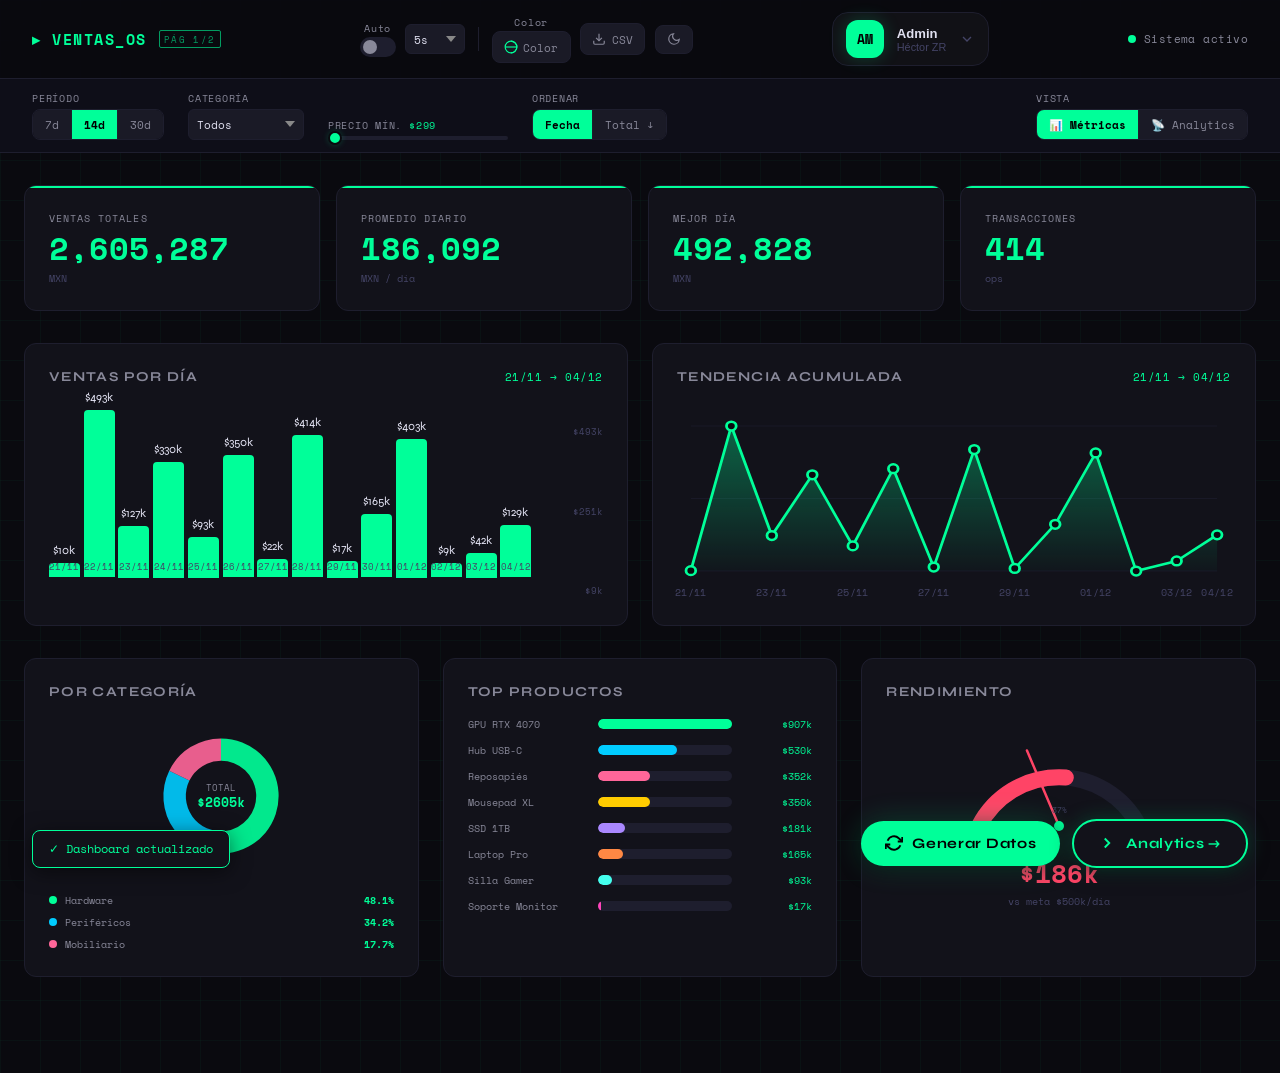
<file: index.html>
<!--
git add .
git commit -m "Descripción de cambios"
git push
-->
<!DOCTYPE html>
<html lang="es" data-theme="dark">
<head>
  <meta charset="UTF-8" />
  <meta name="viewport" content="width=device-width, initial-scale=1.0" />
  <title>Dashboard Ventas — Métricas</title>
  <link href="https://fonts.googleapis.com/css2?family=Space+Mono:wght@400;700&family=Syne:wght@400;700;800&display=swap" rel="stylesheet" />
  <link rel="stylesheet" href="styles.css" />
  <style>
    .fab-nav {
      background: var(--surface);
      color: var(--accent);
      border: 2px solid var(--accent);
      box-shadow: 0 0 20px var(--accent-dim), 0 4px 20px var(--shadow);
    }
    .fab-nav:hover {
      background: var(--accent-dim);
      box-shadow: 0 0 40px var(--accent-dim), 0 8px 30px var(--shadow);
    }
    .page-indicator { display: flex; align-items: center; gap: 0.5rem; margin-left: auto; }
    .fab-container  { display: flex; gap: 0.75rem; align-items: center; }
  </style>
</head>
<body>

  <header class="header">
    <div class="header-left">
      <span class="logo">▸ VENTAS_OS</span>
      <span class="badge">PÁG 1/2</span>
    </div>

    <div class="header-controls">
      <div class="ctrl-group">
        <span class="ctrl-label">Auto</span>
        <button class="toggle-btn" id="btn-auto" onclick="toggleAuto()" title="Auto-refresco">
          <span class="toggle-track"><span class="toggle-thumb"></span></span>
        </button>
      </div>

      <select class="ctrl-select" id="select-intervalo" title="Intervalo">
        <option value="3000">3s</option>
        <option value="5000" selected>5s</option>
        <option value="10000">10s</option>
      </select>

      <div class="ctrl-separator"></div>

      <div class="ctrl-group">
        <span class="ctrl-label">Color</span>
        <button class="icon-btn" onclick="toggleColorPicker()" title="Color del tema" id="btn-color">
          <svg viewBox="0 0 24 24" fill="none" stroke="currentColor" stroke-width="2">
            <circle cx="12" cy="12" r="10"/>
            <path d="M12 2a10 10 0 0 1 0 20"/><path d="M2 12h20"/>
          </svg>
          <span>Color</span>
        </button>
      </div>

      <div class="color-panel" id="color-panel">
        <div class="color-panel-title">Gama de color</div>
        <div class="color-swatches">
          <button class="swatch active" data-color="#00ff99" data-dim="#00ff9933" style="background:#00ff99" title="Verde neón" onclick="aplicarColor('#00ff99','#00ff9933',this)"></button>
          <button class="swatch" data-color="#00ccff" data-dim="#00ccff33" style="background:#00ccff" title="Cian" onclick="aplicarColor('#00ccff','#00ccff33',this)"></button>
          <button class="swatch" data-color="#ff4488" data-dim="#ff448833" style="background:#ff4488" title="Rosa" onclick="aplicarColor('#ff4488','#ff448833',this)"></button>
          <button class="swatch" data-color="#ffcc00" data-dim="#ffcc0033" style="background:#ffcc00" title="Amarillo" onclick="aplicarColor('#ffcc00','#ffcc0033',this)"></button>
          <button class="swatch" data-color="#aa88ff" data-dim="#aa88ff33" style="background:#aa88ff" title="Violeta" onclick="aplicarColor('#aa88ff','#aa88ff33',this)"></button>
          <button class="swatch" data-color="#ff8844" data-dim="#ff884433" style="background:#ff8844" title="Naranja" onclick="aplicarColor('#ff8844','#ff884433',this)"></button>
          <button class="swatch" data-color="#44ffdd" data-dim="#44ffdd33" style="background:#44ffdd" title="Turquesa" onclick="aplicarColor('#44ffdd','#44ffdd33',this)"></button>
          <button class="swatch" data-color="#ff6666" data-dim="#ff666633" style="background:#ff6666" title="Rojo" onclick="aplicarColor('#ff6666','#ff666633',this)"></button>
        </div>
        <div class="color-custom-row">
          <label class="filter-label">Personalizado</label>
          <input type="color" id="custom-color" value="#00ff99" class="color-input-native" oninput="aplicarColorPersonalizado(this.value)" />
        </div>
        <div class="color-panel-preview">
          <span class="preview-dot" id="preview-dot"></span>
          <span class="preview-hex" id="preview-hex">#00ff99</span>
        </div>
      </div>

      <button class="icon-btn" onclick="exportarCSV()" title="Exportar CSV">
        <svg viewBox="0 0 24 24" fill="none" stroke="currentColor" stroke-width="2">
          <path d="M21 15v4a2 2 0 0 1-2 2H5a2 2 0 0 1-2-2v-4"/>
          <polyline points="7 10 12 15 17 10"/>
          <line x1="12" y1="15" x2="12" y2="3"/>
        </svg>
        <span>CSV</span>
      </button>

      <button class="icon-btn theme-btn" id="btn-theme" onclick="toggleTheme()" title="Cambiar tema">
        <svg class="icon-sun" viewBox="0 0 24 24" fill="none" stroke="currentColor" stroke-width="2">
          <circle cx="12" cy="12" r="5"/>
          <line x1="12" y1="1" x2="12" y2="3"/><line x1="12" y1="21" x2="12" y2="23"/>
          <line x1="4.22" y1="4.22" x2="5.64" y2="5.64"/><line x1="18.36" y1="18.36" x2="19.78" y2="19.78"/>
          <line x1="1" y1="12" x2="3" y2="12"/><line x1="21" y1="12" x2="23" y2="12"/>
          <line x1="4.22" y1="19.78" x2="5.64" y2="18.36"/><line x1="18.36" y1="5.64" x2="19.78" y2="4.22"/>
        </svg>
        <svg class="icon-moon" viewBox="0 0 24 24" fill="none" stroke="currentColor" stroke-width="2">
          <path d="M21 12.79A9 9 0 1 1 11.21 3 7 7 0 0 0 21 12.79z"/>
        </svg>
      </button>
    </div>

    <div class="user-panel">
      <button class="user-btn" onclick="toggleUserMenu()">
        <div class="user-avatar">AM</div>
        <div class="user-meta">
          <span class="user-name">Admin</span>
          <span class="user-role">Héctor ZR</span>
        </div>
        <svg class="user-arrow" viewBox="0 0 24 24" fill="none" stroke="currentColor" stroke-width="2">
          <polyline points="6 9 12 15 18 9"/>
        </svg>
      </button>
      <div class="user-dropdown" id="user-dropdown">
        <div class="dropdown-header">
          <div class="dropdown-avatar">AM</div>
          <div class="dropdown-user-info">
            <span class="dropdown-name">HectorzataraiN</span>
            <span class="dropdown-email">admin@ventas-os.ai</span>
          </div>
        </div>
        <div class="dropdown-divider"></div>
        <div class="dropdown-item"><span>🛡</span><span>Permisos: Root Access</span></div>
        <div class="dropdown-item"><span>📊</span><span>Analytics Enabled</span></div>
        <div class="dropdown-item"><span>🤖</span><span>AI Forecast Active</span></div>
        <div class="dropdown-item"><span>🟢</span><span>Sistema Operativo</span></div>
      </div>
    </div>

    <div class="header-right">
      <span class="status-dot" id="status-dot"></span>
      <span class="status-text" id="status-text">Sistema activo</span>
    </div>
  </header>

  <div class="filter-bar">
    <div class="filter-group">
      <label class="filter-label">Período</label>
      <div class="btn-group" id="grupo-periodo">
        <button class="grp-btn"        data-dias="7"  onclick="setPeriodo(7)">7d</button>
        <button class="grp-btn active" data-dias="14" onclick="setPeriodo(14)">14d</button>
        <button class="grp-btn"        data-dias="30" onclick="setPeriodo(30)">30d</button>
      </div>
    </div>
    <div class="filter-group">
      <label class="filter-label">Categoría</label>
      <select class="ctrl-select" id="select-categoria" onchange="estado.categoria=this.value; generarDatos()">
        <option value="todos">Todos</option>
        <option value="hardware">Hardware</option>
        <option value="perifericos">Periféricos</option>
        <option value="mobiliario">Mobiliario</option>
      </select>
    </div>
    <div class="filter-group range-group">
      <label class="filter-label">
        Precio mín. <span id="label-precio" class="accent-text">$299</span>
      </label>
      <input type="range" class="range-input" id="range-precio"
        min="299" max="10000" step="100" value="299"
        oninput="actualizarLabelPrecio(this.value)" />
    </div>
    <div class="filter-group">
      <label class="filter-label">Ordenar</label>
      <div class="btn-group">
        <button class="grp-btn active" id="sort-fecha" onclick="setOrden('fecha')">Fecha</button>
        <button class="grp-btn"        id="sort-total" onclick="setOrden('total')">Total ↓</button>
      </div>
    </div>
    <div class="page-indicator">
      <div class="filter-group">
        <label class="filter-label">Vista</label>
        <div class="btn-group">
          <button class="grp-btn active">📊 Métricas</button>
          <button class="grp-btn" onclick="window.location.href='analytics.html'">📡 Analytics</button>
        </div>
      </div>
    </div>
  </div>

  <main class="main">

    <section class="kpi-grid">
      <div class="kpi-card" id="kpi-total">
        <span class="kpi-label">Ventas Totales</span>
        <span class="kpi-value" id="val-total">—</span>
        <span class="kpi-unit">MXN</span>
      </div>
      <div class="kpi-card" id="kpi-promedio">
        <span class="kpi-label">Promedio Diario</span>
        <span class="kpi-value" id="val-promedio">—</span>
        <span class="kpi-unit">MXN / día</span>
      </div>
      <div class="kpi-card" id="kpi-max">
        <span class="kpi-label">Mejor Día</span>
        <span class="kpi-value" id="val-max">—</span>
        <span class="kpi-unit">MXN</span>
      </div>
      <div class="kpi-card" id="kpi-trans">
        <span class="kpi-label">Transacciones</span>
        <span class="kpi-value" id="val-trans">—</span>
        <span class="kpi-unit">ops</span>
      </div>
    </section>

    <div class="charts-row two-col">
      <section class="chart-section">
        <div class="section-header">
          <h2 class="section-title">Ventas por Día</h2>
          <span class="period-label" id="period-label">Sin datos</span>
        </div>
        <div class="chart-wrapper">
          <div class="chart-bars" id="chart-bars">
            <div class="chart-placeholder"><span>Genera datos para ver el gráfico</span></div>
          </div>
          <div class="chart-y-axis" id="chart-y-axis"></div>
        </div>
      </section>

      <section class="chart-section">
        <div class="section-header">
          <h2 class="section-title">Tendencia Acumulada</h2>
          <span class="period-label" id="area-label">Sin datos</span>
        </div>
        <div class="chart-wrapper">
          <svg class="area-svg" id="area-svg" viewBox="0 0 400 160" preserveAspectRatio="none">
            <defs>
              <linearGradient id="areaGrad" x1="0" y1="0" x2="0" y2="1">
                <stop offset="0%"   stop-color="var(--accent)" stop-opacity="0.35"/>
                <stop offset="100%" stop-color="var(--accent)" stop-opacity="0.02"/>
              </linearGradient>
            </defs>
            <text x="200" y="88" text-anchor="middle" fill="var(--muted)" font-size="12" font-family="Space Mono">Genera datos para ver</text>
          </svg>
        </div>
      </section>
    </div>

    <div class="charts-row three-col">
      <section class="chart-section donut-section">
        <div class="section-header">
          <h2 class="section-title">Por Categoría</h2>
        </div>
        <div class="donut-wrapper">
          <svg class="donut-svg" id="donut-svg" viewBox="0 0 200 200">
            <text x="100" y="108" text-anchor="middle" fill="var(--muted)" font-size="10" font-family="Space Mono">Sin datos</text>
          </svg>
          <div class="donut-legend" id="donut-legend"></div>
        </div>
      </section>

      <section class="chart-section">
        <div class="section-header">
          <h2 class="section-title">Top Productos</h2>
        </div>
        <div class="hbar-wrapper" id="hbar-wrapper">
          <div class="chart-placeholder"><span>Genera datos para ver</span></div>
        </div>
      </section>

      <section class="chart-section gauge-section">
        <div class="section-header">
          <h2 class="section-title">Rendimiento</h2>
        </div>
        <div class="gauge-wrapper">
          <svg class="gauge-svg" id="gauge-svg" viewBox="0 0 200 130">
            <path d="M20,110 A90,90 0 0,1 180,110" fill="none" stroke="var(--border)" stroke-width="16" stroke-linecap="round"/>
            <path class="gauge-arc" id="gauge-arc"
              d="M20,110 A90,90 0 0,1 180,110"
              fill="none" stroke="var(--accent)" stroke-width="16" stroke-linecap="round"
              stroke-dasharray="283" stroke-dashoffset="283"/>
            <line id="gauge-needle" x1="100" y1="110" x2="100" y2="28"
              stroke="var(--accent)" stroke-width="2.5" stroke-linecap="round"
              transform="rotate(0, 100, 110)"/>
            <circle cx="100" cy="110" r="5" fill="var(--accent)"/>
            <text x="16"  y="128" fill="var(--muted)" font-size="9" font-family="Space Mono">0%</text>
            <text x="170" y="128" fill="var(--muted)" font-size="9" font-family="Space Mono">100%</text>
            <text x="100" y="97" text-anchor="middle" fill="var(--muted)" font-size="8" font-family="Space Mono" id="gauge-pct-label">—</text>
          </svg>
          <div class="gauge-value-box">
            <span class="gauge-big" id="gauge-big">—</span>
            <span class="gauge-sub" id="gauge-sub">vs meta $500k/día</span>
          </div>
        </div>
      </section>
    </div>

  </main>

  <div class="fab-container">
    <button class="fab-btn" id="btn-generar" onclick="generarDatos()">
      <svg class="fab-icon" viewBox="0 0 24 24" fill="none" stroke="currentColor" stroke-width="2.5">
        <polyline points="23 4 23 10 17 10"/>
        <polyline points="1 20 1 14 7 14"/>
        <path d="M3.51 9a9 9 0 0 1 14.85-3.36L23 10M1 14l4.64 4.36A9 9 0 0 0 20.49 15"/>
      </svg>
      Generar Datos
    </button>
    <button class="fab-btn fab-nav" onclick="window.location.href='analytics.html'" title="Ir a Analytics">
      <svg class="fab-icon" viewBox="0 0 24 24" fill="none" stroke="currentColor" stroke-width="2.5">
        <polyline points="9 18 15 12 9 6"/>
      </svg>
      Analytics →
    </button>
  </div>

  <div class="toast" id="toast"></div>
  <script src="app.js"></script>
</body>
</html>
</file>
<file: styles.css>
/* =============================================
   TOKENS DE TEMA — DARK
   ============================================= */
[data-theme="dark"] {
  --bg:          #0a0a0f;
  --surface:     #12121a;
  --surface2:    #1a1a26;
  --border:      #1e1e2e;
  --accent:      #00ff99;
  --accent-dim:  #00ff9933;
  --danger:      #ff4466;
  --muted:       #444466;
  --text:        #e0e0f0;
  --text-dim:    #888899;
  --header-bg:   rgba(10, 10, 15, 0.88);
  --filter-bg:   #0e0e18;
  --grid-line:   rgba(0, 255, 153, 0.03);
  --shadow:      rgba(0, 0, 0, 0.5);
}

/* =============================================
   TOKENS DE TEMA — LIGHT
   ============================================= */
[data-theme="light"] {
  --bg:          #f0f2f5;
  --surface:     #ffffff;
  --surface2:    #f7f8fa;
  --border:      #dde1ea;
  --accent:      #007a4d;
  --accent-dim:  #007a4d22;
  --danger:      #d63251;
  --muted:       #aab0c0;
  --text:        #1a1a2e;
  --text-dim:    #6b7280;
  --header-bg:   rgba(240, 242, 245, 0.92);
  --filter-bg:   #e8eaef;
  --grid-line:   rgba(0, 100, 60, 0.04);
  --shadow:      rgba(0, 0, 0, 0.1);
}
.user-dropdown,
.dropdown-name,
.dropdown-item {
  color: #fff;
}
/* =============================================
   RESET & BASE
   ============================================= */
*, *::before, *::after {
  box-sizing: border-box;
  margin: 0;
  padding: 0;
  transition:
    background-color 0.3s ease,
    border-color     0.3s ease,
    color            0.3s ease,
    box-shadow       0.3s ease;
}

:root {
  --font-display: 'Syne', sans-serif;
  --font-mono:    'Space Mono', monospace;
  --ease:         cubic-bezier(0.16, 1, 0.3, 1);
}

html { scroll-behavior: smooth; }

body {
  background-color: var(--bg);
  color:            var(--text);
  font-family:      var(--font-display);
  min-height:       100vh;
  background-image:
    linear-gradient(var(--grid-line) 1px, transparent 1px),
    linear-gradient(90deg, var(--grid-line) 1px, transparent 1px);
  background-size: 40px 40px;
}

/* =============================================
   KEYFRAMES
   ============================================= */
@keyframes spin        { to { transform: rotate(360deg); } }
@keyframes pulse       { 0%,100%{opacity:1;transform:scale(1)} 50%{opacity:.4;transform:scale(.8)} }
@keyframes rowFadeIn   { from{opacity:0;transform:translateX(-8px)} to{opacity:1;transform:translateX(0)} }
@keyframes cellPop     { from{transform:scale(0);opacity:0} to{transform:scale(1);opacity:1} }
@keyframes barGrow     { from{transform:scaleY(0)} to{transform:scaleY(1)} }
@keyframes hbarGrow    { from{transform:scaleX(0)} to{transform:scaleX(1)} }
@keyframes panelFadeIn { from{opacity:0;transform:translateY(-6px)} to{opacity:1;transform:translateY(0)} }
@keyframes activitySlide {
  0%  {opacity:0;transform:translateY(-24px) scale(.96)}
  60% {opacity:1;transform:translateY(4px) scale(1.01)}
  100%{opacity:1;transform:translateY(0) scale(1)}
}
@keyframes activityGlow {
  0%,100%{box-shadow:0 0 0 transparent}
  50%    {box-shadow:0 0 24px var(--accent-dim)}
}
@keyframes pulseLive { 0%,100%{transform:scale(1);opacity:1} 50%{transform:scale(1.4);opacity:.5} }
@keyframes aiScan    { from{transform:translateX(-100%)} to{transform:translateX(100%)} }
@keyframes tagPop    { from{transform:scale(.8);opacity:0} to{transform:scale(1);opacity:1} }

/* =============================================
   HEADER
   ============================================= */
.header {
  display:         flex;
  align-items:     center;
  justify-content: space-between;
  gap:             1rem;
  flex-wrap:       wrap;
  padding:         0.75rem 2rem;
  border-bottom:   1px solid var(--border);
  position:        sticky;
  top:             0;
  z-index:         100;
  background:      var(--header-bg);
  backdrop-filter: blur(14px);
}

.header-left {
  display:     flex;
  align-items: center;
  gap:         0.75rem;
  flex-shrink: 0;
}

.logo {
  font-family:    var(--font-mono);
  font-size:      0.95rem;
  font-weight:    700;
  color:          var(--accent);
  letter-spacing: 0.1em;
}

.badge {
  font-family:    var(--font-mono);
  font-size:      0.55rem;
  padding:        0.2em 0.5em;
  border:         1px solid var(--accent);
  color:          var(--accent);
  border-radius:  2px;
  opacity:        0.6;
  letter-spacing: 0.15em;
}

.header-controls {
  display:     flex;
  align-items: center;
  gap:         0.6rem;
  flex-wrap:   wrap;
  position:    relative;
}

.ctrl-label {
  font-family:    var(--font-mono);
  font-size:      0.6rem;
  color:          var(--text-dim);
  letter-spacing: 0.08em;
}

.ctrl-group {
  display:        flex;
  flex-direction: column;
  align-items:    center;
  gap:            2px;
}

.ctrl-separator {
  width:      1px;
  height:     24px;
  background: var(--border);
  margin:     0 0.2rem;
}

.ctrl-select {
  background:          var(--surface2);
  border:              1px solid var(--border);
  color:               var(--text);
  font-family:         var(--font-mono);
  font-size:           0.7rem;
  padding:             0.35rem 1.8rem 0.35rem 0.5rem;
  border-radius:       6px;
  cursor:              pointer;
  outline:             none;
  appearance:          none;
  background-image:    url("data:image/svg+xml,%3Csvg xmlns='http://www.w3.org/2000/svg' width='10' height='6'%3E%3Cpath d='M0 0l5 6 5-6z' fill='%23888'/%3E%3C/svg%3E");
  background-repeat:   no-repeat;
  background-position: right 8px center;
}
.ctrl-select:focus { border-color: var(--accent); }

/* Toggle */
.toggle-btn { background: none; border: none; cursor: pointer; padding: 0; }
.toggle-track {
  display:       block;
  width:         36px;
  height:        20px;
  background:    var(--border);
  border-radius: 10px;
  position:      relative;
  transition:    background 0.3s var(--ease);
}
.toggle-thumb {
  position:      absolute;
  top:           3px;
  left:          3px;
  width:         14px;
  height:        14px;
  border-radius: 50%;
  background:    var(--text-dim);
  transition:    transform 0.3s var(--ease), background 0.3s var(--ease);
}
.toggle-btn.active .toggle-track { background: var(--accent-dim); border: 1px solid var(--accent); }
.toggle-btn.active .toggle-thumb { transform: translateX(16px); background: var(--accent); }

/* Icon buttons */
.icon-btn {
  display:       flex;
  align-items:   center;
  gap:           0.35rem;
  background:    var(--surface2);
  border:        1px solid var(--border);
  color:         var(--text-dim);
  font-family:   var(--font-mono);
  font-size:     0.7rem;
  padding:       0.4rem 0.7rem;
  border-radius: 8px;
  cursor:        pointer;
  transition:    border-color 0.2s, color 0.2s, background 0.2s;
}
.icon-btn:hover { border-color: var(--accent); color: var(--accent); background: var(--accent-dim); }
.icon-btn svg   { width: 14px; height: 14px; flex-shrink: 0; }

[data-theme="dark"]  .icon-sun  { display: none; }
[data-theme="dark"]  .icon-moon { display: block; }
[data-theme="light"] .icon-sun  { display: block; }
[data-theme="light"] .icon-moon { display: none; }
#btn-color svg { color: var(--accent); transition: color 0.3s; }

.header-right { display: flex; align-items: center; gap: 0.5rem; flex-shrink: 0; }

.status-dot {
  width:         8px;
  height:        8px;
  border-radius: 50%;
  background:    var(--accent);
  animation:     pulse 2s ease-in-out infinite;
}
.status-dot.auto { animation-duration: 0.8s; }
.status-text { font-family: var(--font-mono); font-size: 0.68rem; color: var(--text-dim); letter-spacing: 0.04em; }

/* =============================================
   FILTROS
   ============================================= */
.filter-bar {
  display:       flex;
  align-items:   flex-end;
  gap:           1.5rem;
  flex-wrap:     wrap;
  padding:       0.75rem 2rem;
  background:    var(--filter-bg);
  border-bottom: 1px solid var(--border);
}

.filter-group { display: flex; flex-direction: column; gap: 4px; }
.filter-label { font-family: var(--font-mono); font-size: 0.6rem; color: var(--text-dim); text-transform: uppercase; letter-spacing: 0.08em; }
.accent-text  { color: var(--accent); }

.btn-group { display: flex; border: 1px solid var(--border); border-radius: 8px; overflow: hidden; }
.grp-btn {
  background:   var(--surface2);
  border:       none;
  border-right: 1px solid var(--border);
  color:        var(--text-dim);
  font-family:  var(--font-mono);
  font-size:    0.7rem;
  padding:      0.35rem 0.75rem;
  cursor:       pointer;
  transition:   background 0.2s, color 0.2s;
}
.grp-btn:last-child { border-right: none; }
.grp-btn:hover      { background: var(--accent-dim); color: var(--accent); }
.grp-btn.active     { background: var(--accent); color: #000; font-weight: 700; }

.range-group { min-width: 180px; }
.range-input {
  appearance:    none;
  width:         100%;
  height:        4px;
  border-radius: 2px;
  background:    var(--border);
  outline:       none;
  cursor:        pointer;
}
.range-input::-webkit-slider-thumb {
  appearance:    none;
  width:         14px;
  height:        14px;
  border-radius: 50%;
  background:    var(--accent);
  border:        2px solid var(--bg);
  box-shadow:    0 0 6px var(--accent-dim);
  cursor:        pointer;
  transition:    transform 0.2s;
}
.range-input::-webkit-slider-thumb:hover { transform: scale(1.3); }

/* =============================================
   LAYOUT
   ============================================= */
.main {
  max-width:      1300px;
  margin:         0 auto;
  padding:        2rem 1.5rem 6rem;
  display:        flex;
  flex-direction: column;
  gap:            2rem;
}

.charts-row            { display: grid; gap: 1.5rem; }
.charts-row.two-col    { grid-template-columns: 1fr 1fr; }
.charts-row.three-col  { grid-template-columns: 1fr 1fr 1fr; }
.charts-row.two-col-65-35 { grid-template-columns: 2fr 1fr; }

/* =============================================
   KPI CARDS
   ============================================= */
.kpi-grid {
  display:               grid;
  grid-template-columns: repeat(auto-fit, minmax(200px, 1fr));
  gap:                   1rem;
}

.kpi-card {
  background:     var(--surface);
  border:         1px solid var(--border);
  border-radius:  12px;
  padding:        1.5rem;
  display:        flex;
  flex-direction: column;
  gap:            0.4rem;
  position:       relative;
  overflow:       hidden;
  transition:     border-color 0.3s var(--ease), transform 0.3s var(--ease);
}
.kpi-card::before {
  content:          '';
  position:         absolute;
  top:              0; left: 0; right: 0;
  height:           2px;
  background:       var(--accent);
  transform:        scaleX(0);
  transform-origin: left;
  transition:       transform 0.5s var(--ease);
}
.kpi-card.updated::before { transform: scaleX(1); }
.kpi-card:hover {
  border-color: var(--accent);
  transform:    translateY(-2px);
  box-shadow:   0 8px 24px var(--shadow);
}

.kpi-label { font-family: var(--font-mono); font-size: 0.65rem; color: var(--text-dim); letter-spacing: 0.1em; text-transform: uppercase; }
.kpi-value { font-family: var(--font-mono); font-size: 2rem; font-weight: 700; color: var(--accent); line-height: 1; transition: opacity 0.2s, transform 0.2s; }
.kpi-value.animating { opacity: 0; transform: translateY(8px); }
.kpi-unit  { font-family: var(--font-mono); font-size: 0.65rem; color: var(--muted); }

/* =============================================
   SECTION HEADER & CHART BASE
   ============================================= */
.section-header {
  display:         flex;
  align-items:     center;
  justify-content: space-between;
  margin-bottom:   1rem;
}
.section-title { font-size: 0.85rem; font-weight: 700; letter-spacing: 0.1em; text-transform: uppercase; color: var(--text-dim); }

.chart-section {
  background:    var(--surface);
  border:        1px solid var(--border);
  border-radius: 12px;
  padding:       1.5rem;
  width:         100%;
}
.chart-bars {
  display: flex;
  align-items: flex-end;
  gap: 1rem;

  height: 320px;

  position: relative;
}
.bar-col {
  flex: 1;
  height: 100%;

  display: flex;
  flex-direction: column;
  justify-content: flex-end;
  align-items: center;

  position: relative;
}
.bar {
  width: 100%;
  max-width: 45px;

  position: relative;
  border-radius: 12px 12px 0 0;
}
.bar-value {
  position: absolute;

  bottom: calc(100% + 6px);

  left: 50%;
  transform: translateX(-50%);

  font-size: 0.75rem;
  white-space: nowrap;

  z-index: 5;
}
.heatmap-section {
  background:    var(--surface);
  border:        1px solid var(--border);
  border-radius: 12px;
  padding:       1.5rem;
}

.period-label { font-family: var(--font-mono); font-size: 0.7rem; color: var(--accent); letter-spacing: 0.05em; }

.chart-wrapper {
  position:    relative;
  height:      200px;
  display:     flex;
  align-items: flex-end;
  gap:         0.75rem;
}

.chart-placeholder {
  position:        absolute;
  inset:           0;
  display:         flex;
  align-items:     center;
  justify-content: center;
  color:           var(--muted);
  font-family:     var(--font-mono);
  font-size:       0.75rem;
  letter-spacing:  0.05em;
}

/* =============================================
   BARRAS VERTICALES
   ============================================= */
.chart-bars {
  flex:           1;
  display:        flex;
  align-items:    flex-end;
  gap:            4px;
  height:         100%;
  padding-bottom: 24px;
  position:       relative;
}

.bar-col {
  flex:            1;
  display:         flex;
  flex-direction:  column;
  align-items:     center;
  justify-content: flex-end;
  height:          100%;
  gap:             4px;
  position:        relative;
}

.bar {
  width:            100%;
  max-width:        40px;
  border-radius:    4px 4px 0 0;
  background:       var(--accent);
  position:         relative;
  transform-origin: bottom;
  animation:        barGrow 0.6s var(--ease) both;
  cursor:           pointer;
  transition:       filter 0.2s;
}
.bar:hover { filter: brightness(1.25); }
.bar::after {
  content:        attr(data-value);
  position:       absolute;
  bottom:         calc(100% + 6px);
  left:           50%;
  transform:      translateX(-50%);
  background:     var(--accent);
  color:          #000;
  font-family:    var(--font-mono);
  font-size:      0.6rem;
  padding:        2px 6px;
  border-radius:  3px;
  white-space:    nowrap;
  opacity:        0;
  pointer-events: none;
  transition:     opacity 0.2s;
}
.bar:hover::after { opacity: 1; }

.bar-label {
  font-family: var(--font-mono);
  font-size:   0.55rem;
  color:       var(--muted);
  text-align:  center;
  position:    absolute;
  bottom:      4px;
  white-space: nowrap;
}

.chart-y-axis {
  width:           60px;
  height:          calc(100% - 24px);
  display:         flex;
  flex-direction:  column;
  justify-content: space-between;
  align-items:     flex-end;
  padding-bottom:  4px;
}
.y-label { font-family: var(--font-mono); font-size: 0.55rem; color: var(--muted); }

/* =============================================
   ÁREA
   ============================================= */
.area-svg { width: 100%; height: 100%; overflow: visible; }
.area-fill { fill: url(#areaGrad); }
.area-line { fill: none; stroke: var(--accent); stroke-width: 2; stroke-linejoin: round; stroke-linecap: round; }
.area-dot  { fill: var(--bg); stroke: var(--accent); stroke-width: 2; cursor: pointer; transition: r 0.2s; }
.area-dot:hover { r: 5; }

/* =============================================
   DONUT
   ============================================= */
.donut-section { display: flex; flex-direction: column; }
.donut-wrapper { display: flex; flex-direction: column; align-items: center; gap: 1rem; flex: 1; }
.donut-svg     { width: 160px; height: 160px; }
.donut-segment { transition: stroke-dashoffset 0.6s var(--ease), filter 0.2s; cursor: pointer; }
.donut-segment:hover { filter: brightness(1.2); }
.donut-center-label { font-family: var(--font-mono); font-size: 11px; fill: var(--text-dim); text-anchor: middle; }
.donut-center-value { font-family: var(--font-mono); font-size: 16px; font-weight: 700; fill: var(--accent); text-anchor: middle; }

.donut-legend { display: flex; flex-direction: column; gap: 6px; width: 100%; }
.legend-item  { display: flex; align-items: center; gap: 8px; font-family: var(--font-mono); font-size: 0.65rem; color: var(--text-dim); }
.legend-dot   { width: 8px; height: 8px; border-radius: 50%; flex-shrink: 0; }
.legend-pct   { margin-left: auto; color: var(--accent); font-weight: 700; }

/* =============================================
   BARRAS HORIZONTALES
   ============================================= */
.hbar-wrapper { display: flex; flex-direction: column; gap: 10px; position: relative; min-height: 160px; }
.hbar-row     { display: flex; align-items: center; gap: 10px; }
.hbar-name    { font-family: var(--font-mono); font-size: 0.65rem; color: var(--text-dim); width: 120px; flex-shrink: 0; white-space: nowrap; overflow: hidden; text-overflow: ellipsis; }
.hbar-track   { flex: 1; height: 10px; background: var(--border); border-radius: 5px; overflow: hidden; }
.hbar-fill    { height: 100%; border-radius: 5px; background: var(--accent); transform-origin: left; animation: hbarGrow 0.7s var(--ease) both; transition: width 0.5s var(--ease); }
.hbar-val     { font-family: var(--font-mono); font-size: 0.6rem; color: var(--accent); width: 70px; text-align: right; flex-shrink: 0; }

/* =============================================
   GAUGE
   ============================================= */
.gauge-section  { display: flex; flex-direction: column; }
.gauge-wrapper  { display: flex; flex-direction: column; align-items: center; gap: 0.5rem; flex: 1; }
.gauge-svg      { width: 200px; max-width: 100%; }
.gauge-arc      { transition: stroke-dashoffset 0.8s var(--ease), stroke 0.5s; }
.gauge-needle   { transition: transform 0.8s var(--ease); }
.gauge-value-box{ display: flex; flex-direction: column; align-items: center; gap: 2px; }
.gauge-big      { font-family: var(--font-mono); font-size: 1.6rem; font-weight: 700; color: var(--accent); transition: color 0.4s; }
.gauge-sub      { font-family: var(--font-mono); font-size: 0.6rem; color: var(--muted); text-align: center; }

/* =============================================
   HEATMAP
   ============================================= */
.heatmap-wrapper    { position: relative; min-height: 120px; overflow-x: auto; }
.heatmap-row        { display: flex; align-items: center; gap: 4px; }
.heatmap-day-label  { font-family: var(--font-mono); font-size: 0.6rem; color: var(--text-dim); width: 28px; flex-shrink: 0; text-align: right; }
.heatmap-cell {
  width:         28px; height: 28px;
  border-radius: 4px;
  background:    var(--border);
  cursor:        pointer;
  position:      relative;
  animation:     cellPop 0.4s var(--ease) both;
  transition:    transform 0.2s, filter 0.2s;
}
.heatmap-cell:hover { transform: scale(1.25); z-index: 10; filter: brightness(1.3); }
.heatmap-cell::after {
  content:        attr(data-tip);
  position:       absolute;
  bottom:         calc(100% + 6px);
  left:           50%;
  transform:      translateX(-50%);
  background:     var(--surface2);
  border:         1px solid var(--border);
  color:          var(--text);
  font-family:    var(--font-mono);
  font-size:      0.6rem;
  padding:        3px 7px;
  border-radius:  4px;
  white-space:    nowrap;
  opacity:        0;
  pointer-events: none;
  transition:     opacity 0.2s;
  z-index:        20;
}
.heatmap-cell:hover::after { opacity: 1; }
.heatmap-col-labels { display: flex; gap: 4px; padding-left: 32px; margin-top: 4px; }
.heatmap-col-label  { font-family: var(--font-mono); font-size: 0.55rem; color: var(--muted); width: 28px; text-align: center; }
.heatmap-legend     { display: flex; align-items: center; gap: 6px; margin-top: 0.75rem; font-family: var(--font-mono); font-size: 0.6rem; color: var(--muted); }
.heatmap-legend-bar { display: flex; gap: 2px; }
.heatmap-legend-cell{ width: 14px; height: 14px; border-radius: 2px; }

/* =============================================
   TABLA
   ============================================= */
.table-section {
  background: var(--surface); border: 1px solid var(--border);
  border-radius: 12px; padding: 1.5rem; min-width: 0;
}
.row-count { font-family: var(--font-mono); font-size: 0.7rem; color: var(--text-dim); }
.table-wrapper { overflow-x: auto; overflow-y: auto; max-height: 520px; border-radius: 8px; border: 1px solid var(--border); position: relative; }
.table-wrapper::-webkit-scrollbar       { width: 8px; }
.table-wrapper::-webkit-scrollbar-thumb { background: #555; border-radius: 10px; }

.data-table { width: 100%; border-collapse: collapse; font-family: var(--font-mono); font-size: 0.75rem; }
.data-table thead th {
  background: var(--surface2); color: var(--text-dim);
  padding: 0.75rem 1rem; text-align: left;
  text-transform: uppercase; letter-spacing: 0.08em; font-size: 0.65rem;
  border-bottom: 1px solid var(--border); white-space: nowrap;
  position: sticky; top: 0; z-index: 2;
}
.data-table tbody td      { padding: 0.65rem 1rem; border-bottom: 1px solid var(--border); color: var(--text); vertical-align: middle; white-space: nowrap; }
.data-table tbody tr:last-child td { border-bottom: none; }
.data-table tbody tr:hover td      { background: var(--accent-dim); }
.data-table tbody tr               { animation: rowFadeIn 0.4s var(--ease) both; }
.empty-row td { text-align: center; color: var(--muted); padding: 2rem; }
.col-total    { color: var(--accent) !important; font-weight: 700; }
.trend        { display: inline-flex; align-items: center; gap: 3px; font-size: 0.7rem; font-weight: 700; padding: 2px 6px; border-radius: 4px; }
.trend.up     { color: var(--accent); background: var(--accent-dim); }
.trend.down   { color: var(--danger); background: rgba(255,68,102,.12); }

/* =============================================
   FAB
   ============================================= */
.fab-container { position: fixed; bottom: 2rem; right: 2rem; z-index: 200; display: flex; gap: 0.75rem; align-items: center; }

.fab-btn {
  display:       flex;
  align-items:   center;
  gap:           0.6rem;
  padding:       0.85rem 1.5rem;
  background:    var(--accent);
  color:         #000;
  border:        none;
  border-radius: 100px;
  font-family:   var(--font-display);
  font-size:     0.9rem;
  font-weight:   700;
  letter-spacing: 0.05em;
  cursor:        pointer;
  box-shadow:    0 0 30px var(--accent-dim), 0 4px 20px var(--shadow);
  transition:    transform 0.2s var(--ease), box-shadow 0.2s var(--ease), background 0.2s;
}
.fab-btn:hover  { transform: scale(1.05) translateY(-2px); box-shadow: 0 0 50px var(--accent-dim), 0 8px 30px var(--shadow); }
.fab-btn:active { transform: scale(0.97); }
.fab-btn.loading { pointer-events: none; opacity: 0.8; }
.fab-btn.loading .fab-icon { animation: spin 0.8s linear infinite; }
.fab-icon { width: 18px; height: 18px; flex-shrink: 0; }

/* Botón de navegación secundario */
.fab-nav {
  background: var(--surface) !important;
  color:      var(--accent) !important;
  border:     2px solid var(--accent) !important;
}
.fab-nav:hover { background: var(--accent-dim) !important; }

/* =============================================
   TOAST
   ============================================= */
.toast {
  position:       fixed;
  bottom:         2rem;
  left:           2rem;
  background:     var(--surface);
  border:         1px solid var(--accent);
  color:          var(--accent);
  font-family:    var(--font-mono);
  font-size:      0.75rem;
  padding:        0.6rem 1rem;
  border-radius:  8px;
  box-shadow:     0 4px 20px var(--shadow);
  opacity:        0;
  transform:      translateY(10px);
  pointer-events: none;
  transition:     opacity 0.3s ease, transform 0.3s ease !important;
  z-index:        300;
}
.toast.show { opacity: 1; transform: translateY(0); }

/* =============================================
   COLOR PANEL
   ============================================= */
.color-panel {
  position:       absolute;
  top:            calc(100% + 10px);
  right:          0;
  background:     var(--surface);
  border:         1px solid var(--border);
  border-radius:  12px;
  padding:        1rem;
  min-width:      230px;
  z-index:        500;
  box-shadow:     0 8px 32px var(--shadow);
  display:        none;
  flex-direction: column;
  gap:            0.75rem;
  animation:      panelFadeIn 0.2s ease;
}
.color-panel.open { display: flex; }
.color-panel-title { font-family: var(--font-mono); font-size: 0.6rem; letter-spacing: 0.1em; text-transform: uppercase; color: var(--text-dim); border-bottom: 1px solid var(--border); padding-bottom: 0.5rem; }
.color-swatches { display: flex; flex-wrap: wrap; gap: 8px; }
.swatch { width: 28px; height: 28px; border-radius: 50%; border: 2px solid transparent; cursor: pointer; flex-shrink: 0; transition: transform 0.2s, border-color 0.2s, box-shadow 0.2s; }
.swatch:hover  { transform: scale(1.2); }
.swatch.active { border-color: var(--text); box-shadow: 0 0 0 2px var(--bg); transform: scale(1.15); }
.color-input-native { width: 36px; height: 28px; border: 1px solid var(--border); border-radius: 6px; padding: 2px; cursor: pointer; background: var(--surface2); outline: none; appearance: none; }
.color-input-native::-webkit-color-swatch-wrapper { padding: 0; border-radius: 4px; }
.color-input-native::-webkit-color-swatch         { border: none; border-radius: 4px; }
.color-custom-row   { display: flex; align-items: center; justify-content: space-between; gap: 0.5rem; }
.color-panel-preview{ display: flex; align-items: center; gap: 8px; margin-top: 2px; padding-top: 0.5rem; border-top: 1px solid var(--border); }
.preview-dot  { width: 14px; height: 14px; border-radius: 50%; background: var(--accent); flex-shrink: 0; transition: background 0.3s; }
.preview-hex  { font-family: var(--font-mono); font-size: 0.7rem; color: var(--accent); letter-spacing: 0.08em; transition: color 0.3s; }

/* =============================================
   MAPA
   ============================================= */
.map-section { display: flex; flex-direction: column; gap: 1rem; min-width: 0; }
.map-filter-bar   { display: flex; gap: 1.5rem; flex-wrap: wrap; align-items: flex-end; padding-bottom: 0.75rem; border-bottom: 1px solid var(--border); }
.map-filter-group { display: flex; flex-direction: column; gap: 4px; }
.map-search-group { flex: 1; min-width: 240px; }
.map-city-select  { min-width: 180px; }
.map-search-row   { display: flex; gap: 6px; align-items: center; }
.map-search-input {
  flex: 1; background: var(--surface2); border: 1px solid var(--border);
  color: var(--text); font-family: var(--font-mono); font-size: 0.75rem;
  padding: 0.38rem 0.75rem; border-radius: 8px; outline: none; transition: border-color 0.2s;
}
.map-search-input:focus       { border-color: var(--accent); }
.map-search-input::placeholder { color: var(--muted); }
.map-search-btn {
  width: 34px; height: 34px; display: flex; align-items: center; justify-content: center;
  background: var(--surface2); border: 1px solid var(--border); border-radius: 8px;
  cursor: pointer; color: var(--text-dim); flex-shrink: 0; transition: border-color 0.2s, color 0.2s, background 0.2s;
}
.map-search-btn:hover { border-color: var(--accent); color: var(--accent); background: var(--accent-dim); }
.map-search-btn svg   { width: 15px; height: 15px; }
.map-clear-btn:hover  { border-color: var(--danger); color: var(--danger); background: rgba(255,68,102,.1); }
.map-container { position: relative; width: 100%; height: 420px; border-radius: 10px; overflow: hidden; border: 1px solid var(--border); }
#main-map { width: 100%; height: 100%; }
.map-loading {
  position: absolute; inset: 0; background: var(--surface2);
  display: flex; align-items: center; justify-content: center;
  font-family: var(--font-mono); font-size: 0.75rem; color: var(--muted); z-index: 10; transition: opacity 0.4s;
}
.map-loading.hidden { opacity: 0; pointer-events: none; }
.map-points-list { display: flex; flex-wrap: wrap; gap: 8px; min-height: 0; }
.map-point-tag {
  display: inline-flex; align-items: center; gap: 6px;
  background: var(--surface2); border: 1px solid var(--border); border-radius: 20px;
  padding: 4px 10px 4px 8px; font-family: var(--font-mono); font-size: 0.65rem; color: var(--text-dim);
  cursor: pointer; animation: tagPop 0.3s var(--ease) both; transition: border-color 0.2s, color 0.2s;
}
.map-point-tag:hover   { border-color: var(--accent); color: var(--accent); }
.map-point-dot         { width: 8px; height: 8px; border-radius: 50%; background: var(--accent); flex-shrink: 0; }
.map-point-remove      { background: none; border: none; color: var(--muted); cursor: pointer; font-size: 0.75rem; line-height: 1; padding: 0 0 0 2px; transition: color 0.2s; }
.map-point-remove:hover{ color: var(--danger); }

/* Leaflet popup theme */
.leaflet-popup-content-wrapper { background: var(--surface) !important; border: 1px solid var(--border) !important; border-radius: 10px !important; box-shadow: 0 4px 20px var(--shadow) !important; color: var(--text) !important; }
.leaflet-popup-tip { background: var(--surface) !important; }
.map-popup        { font-family: var(--font-mono); font-size: 0.72rem; min-width: 140px; }
.map-popup-name   { font-weight: 700; color: var(--accent); font-size: 0.8rem; margin-bottom: 4px; }
.map-popup-coords { color: var(--text-dim); font-size: 0.6rem; margin-bottom: 6px; }
.map-popup-remove { background: none; border: 1px solid var(--danger); color: var(--danger); border-radius: 4px; padding: 2px 8px; font-family: var(--font-mono); font-size: 0.6rem; cursor: pointer; width: 100%; transition: background 0.2s; }
.map-popup-remove:hover { background: rgba(255,68,102,.12); }
.custom-marker { width: 14px; height: 14px; background: var(--accent); border: 2px solid var(--bg); border-radius: 50%; box-shadow: 0 0 0 2px var(--accent); }
[data-theme="dark"] .leaflet-tile      { filter: invert(1) hue-rotate(180deg) brightness(.85) contrast(.9); }
[data-theme="dark"] .leaflet-container { background: #0a0a0f; }

/* =============================================
   ACTIVITY FEED
   ============================================= */
.activity-section { overflow: hidden; min-width: 0; }
.activity-feed {
  display: flex; flex-direction: column; gap: 0.9rem;
  margin-top: 1rem; max-height: 300px; overflow-y: auto; padding-right: 0.3rem;
}
.activity-feed::-webkit-scrollbar       { width: 8px; }
.activity-feed::-webkit-scrollbar-track { background: transparent; }
.activity-feed::-webkit-scrollbar-thumb { background: var(--border); border-radius: 999px; }
.activity-feed::-webkit-scrollbar-thumb:hover { background: var(--accent); }

.activity-item {
  position:   relative;
  display:    flex;
  align-items: center;
  gap:        0.75rem;
  padding:    0.78rem 0.9rem;
  border:     1px solid var(--border);
  border-radius: 16px;
  background: linear-gradient(135deg, rgba(255,255,255,.02), rgba(255,255,255,.01));
  overflow:   hidden;
  transition: transform .25s ease, border-color .25s ease, box-shadow .25s ease;
}
.activity-item::before {
  content:  "";
  position: absolute;
  left:     0; top: 0;
  width:    4px; height: 100%;
  background: var(--accent);
  opacity:  0.9;
}
.activity-item:hover { transform: translateY(-3px); border-color: var(--accent); box-shadow: 0 0 20px var(--accent-dim); }
.activity-item.success::before { background: #00ff99; }
.activity-item.info::before    { background: #00ccff; }
.activity-item.warning::before { background: #ffcc00; }
.activity-item.danger::before  { background: #ff5555; }

.activity-time    { min-width: 48px; font-family: var(--font-mono); font-size: 0.68rem; color: var(--muted); opacity: .8; }
.activity-content { display: flex; flex-direction: column; gap: .25rem; flex: 1; }
.activity-title   { font-size: 0.82rem; font-weight: 700; color: var(--text); }
.activity-desc    { font-size: 0.72rem; color: var(--muted); opacity: .9; }

.activity-icon {
  width: 36px; height: 36px; min-width: 36px;
  border-radius: 10px;
  display: flex; align-items: center; justify-content: center;
  background: linear-gradient(135deg, rgba(255,255,255,.06), rgba(255,255,255,.02));
  border: 1px solid rgba(255,255,255,.05);
  backdrop-filter: blur(10px);
}
.activity-icon svg { width: 15px; height: 15px; }
.activity-item.success .activity-icon { color: #00ff99; box-shadow: 0 0 16px rgba(0,255,153,.18); }
.activity-item.info   .activity-icon  { color: #00ccff; box-shadow: 0 0 16px rgba(0,204,255,.18); }
.activity-item.warning .activity-icon { color: #ffcc00; box-shadow: 0 0 16px rgba(255,204,0,.18); }
.activity-item.danger .activity-icon  { color: #ff6666; box-shadow: 0 0 16px rgba(255,102,102,.18); }

.activity-status { width: 9px; height: 9px; border-radius: 50%; background: var(--accent); box-shadow: 0 0 12px var(--accent); }
.activity-new    { animation: activitySlide .7s cubic-bezier(.22,.9,.31,1.2), activityGlow 1s ease; }

.live-label { display: flex; align-items: center; gap: 0.45rem; }
.live-dot   { width: 8px; height: 8px; border-radius: 50%; background: #00ff99; box-shadow: 0 0 10px #00ff99; animation: pulseLive 1.2s infinite; }

/* =============================================
   USER DROPDOWN
   ============================================= */
.user-panel { position: relative; }
.user-btn {
  display: flex; align-items: center; gap: 0.8rem;
  padding: 0.45rem 0.8rem; border: 1px solid var(--border);
  background: rgba(255,255,255,.03); border-radius: 16px; cursor: pointer; transition: 0.25s ease;
}
.user-btn:hover { border-color: var(--accent); box-shadow: 0 0 18px var(--accent-dim); }

.user-avatar, .dropdown-avatar {
  width: 38px; height: 38px; border-radius: 12px;
  display: flex; align-items: center; justify-content: center;
  font-family: var(--font-mono); font-weight: 700; font-size: 0.82rem;
  color: #000; background: var(--accent); box-shadow: 0 0 18px var(--accent-dim);
}
.user-meta  { display: flex; flex-direction: column; align-items: flex-start; }
.user-name  { font-size: 0.82rem; font-weight: 700; color: var(--text); }
.user-role  { font-size: 0.68rem; color: var(--muted); }
.user-arrow { width: 16px; height: 16px; color: var(--muted); transition: transform 0.25s ease; }

.user-dropdown {
  position:      absolute;
  top:           calc(100% + 12px);
  right:         0;
  width:         280px;
  padding:       1rem;
  border:        1px solid var(--border);
  border-radius: 18px;
  background:    rgba(10,10,10,.92);
  backdrop-filter: blur(18px);
  box-shadow:    0 0 30px rgba(0,0,0,.45);
  opacity:       0;
  visibility:    hidden;
  transform:     translateY(10px);
  transition:    0.25s ease;
  z-index:       999;
}
.user-dropdown.active { opacity: 1; visibility: visible; transform: translateY(0); }

.dropdown-header    { display: flex; align-items: center; gap: 0.8rem; }
.dropdown-user-info { display: flex; flex-direction: column; }
.dropdown-name      { font-size: 0.9rem; font-weight: 700; }
.dropdown-email     { font-size: 0.72rem; color: var(--muted); }
.dropdown-divider   { height: 1px; background: var(--border); margin: 1rem 0; }
.dropdown-item      { display: flex; align-items: center; gap: 0.7rem; padding: 0.7rem 0.75rem; border-radius: 12px; font-size: 0.8rem; transition: 0.2s ease; }
.dropdown-item:hover{ background: rgba(255,255,255,.04); }

/* =============================================
   AI INSIGHTS
   ============================================= */
.ai-section { overflow: hidden; min-width: 0; }
.ai-badge   { color: var(--accent); font-weight: 700; }

.ai-card {
  position:    relative;
  display:     flex;
  align-items: center;
  gap:         0.7rem;
  padding:     0.65rem 0.85rem;
  border:      1px solid var(--border);
  border-radius: 14px;
  background:  linear-gradient(135deg, rgba(255,255,255,.03), rgba(255,255,255,.01));
  overflow:    hidden;
  transition:  0.3s ease;
}
.ai-card::before {
  content:    "";
  position:   absolute;
  inset:      0;
  background: linear-gradient(90deg, transparent, var(--accent-dim), transparent);
  animation:  aiScan 4s linear infinite;
}
.ai-icon {
  width: 38px; height: 38px; min-width: 38px;
  display: flex; align-items: center; justify-content: center;
  border-radius: 12px; color: var(--accent);
  background: rgba(255,255,255,.04); box-shadow: 0 0 14px var(--accent-dim);
  position: relative; z-index: 1;
}
.ai-content  { z-index: 2; position: relative; }
.ai-label    { font-family: var(--font-mono); font-size: 0.62rem; color: var(--accent); letter-spacing: .8px; }
.ai-title    { margin-top: 0.3rem; font-size: 1rem; font-weight: 800; }
.ai-text     { margin: 0; font-size: 0.76rem; color: var(--text); line-height: 1.35; max-width: 420px; }

/* =============================================
   RESPONSIVE
   ============================================= */
@media (max-width: 900px) {
  .charts-row.two-col,
  .charts-row.three-col,
  .charts-row.two-col-65-35 { grid-template-columns: 1fr; }
}
@media (max-width: 768px) {
  .user-meta     { display: none; }
  .user-dropdown { width: 240px; right: -20px; }
}
@media (max-width: 600px) {
  .header     { padding: 0.6rem 1rem; }
  .filter-bar { padding: 0.6rem 1rem; gap: 0.75rem; }
  .main       { padding: 1rem 1rem 5rem; }
  .kpi-value  { font-size: 1.4rem; }
  .range-group{ min-width: 140px; }
}
</file>
